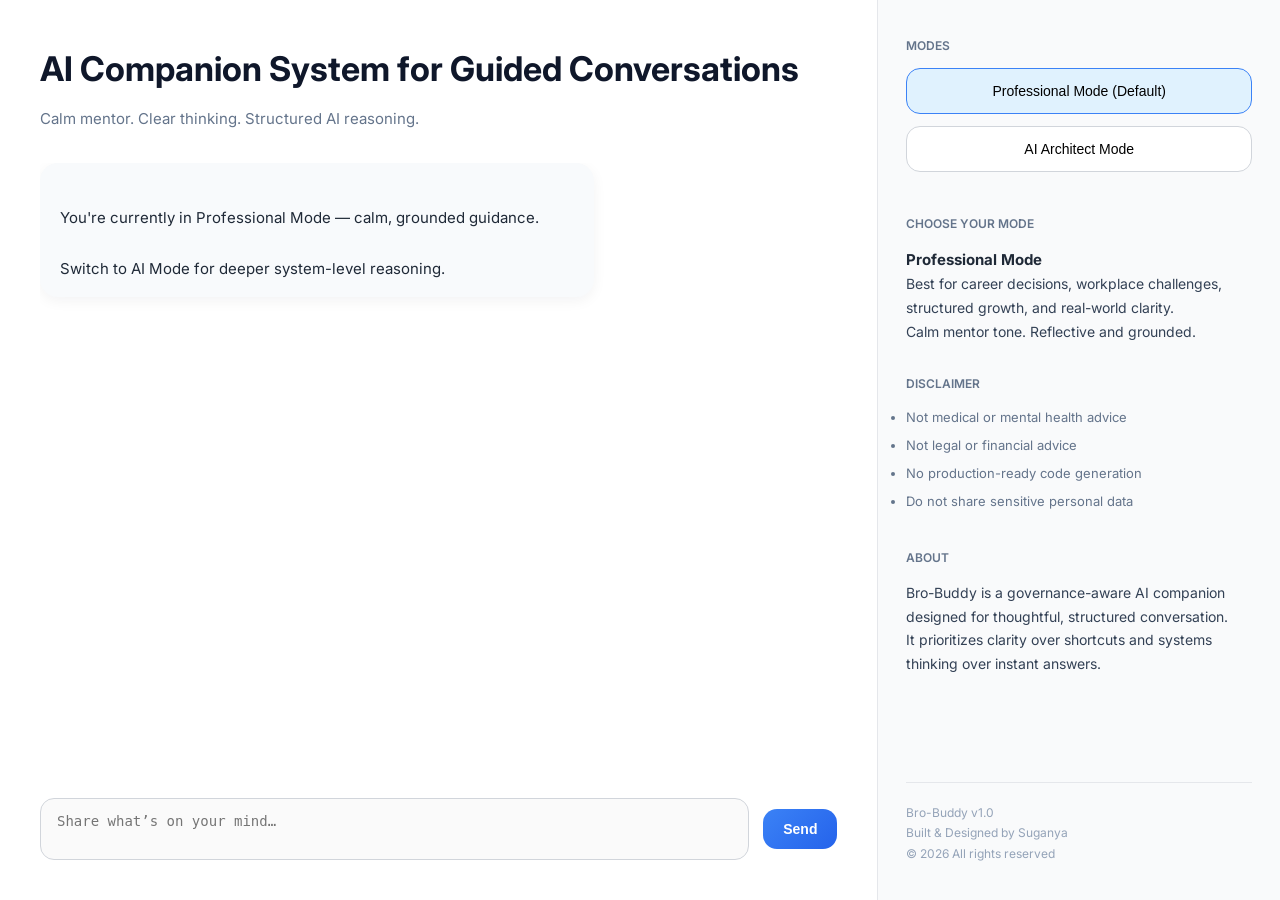
<file: index.html>
<!DOCTYPE html>
<html lang="en">

<head>
    <meta charset="UTF-8">
    <meta name="viewport" content="width=device-width, initial-scale=1.0">
    <title>AI Companion System for Guided Conversations</title>
    <link rel="stylesheet" href="style.css">
</head>

<body>

<div class="app-container">

    <!-- LEFT PANEL -->
    <main class="chat-section">

        <header class="chat-header">
            <h1>AI Companion System for Guided Conversations</h1>
            <p class="tagline">
                Calm mentor. Clear thinking. Structured AI reasoning.
            </p>
        </header>

        <section id="chat-window" class="chat-window">
            <div class="message bot-message">
                You're currently in Professional Mode — calm, grounded guidance.

                Switch to AI Mode for deeper system-level reasoning.
            </div>
        </section>

        <footer class="chat-input">
            <textarea
                id="user-input"
                placeholder="Share what’s on your mind…"
                rows="2"
            ></textarea>
            <button id="send-btn">Send</button>
        </footer>

    </main>

    <!-- RIGHT PANEL -->
    <aside class="side-panel">

        <section class="modes">
            <h2>Modes</h2>

            <button class="mode-btn active" data-mode="professional">
                Professional Mode (Default)
            </button>

            <button class="mode-btn" data-mode="ai">
                AI Architect Mode
            </button>
        </section>

        <section class="mode-description">
            <h2>Choose Your Mode</h2>

            <div id="mode-info-professional" class="mode-info">
                <strong>Professional Mode</strong>
                <p>
                    Best for career decisions, workplace challenges,
                    structured growth, and real-world clarity.
                </p>
                <p>
                    Calm mentor tone. Reflective and grounded.
                </p>
            </div>

            <div id="mode-info-ai" class="mode-info" style="display:none;">
                <strong>AI Architect Mode</strong>
                <p>
                    Best for AI systems, RAG design, evaluation metrics,
                    model architecture, and governance.
                </p>
                <p>
                    Systems-focused. Structured. No emotional mentoring tone.
                </p>
            </div>
        </section>

        <section class="disclaimer">
            <h2>Disclaimer</h2>
            <ul>
                <li>Not medical or mental health advice</li>
                <li>Not legal or financial advice</li>
                <li>No production-ready code generation</li>
                <li>Do not share sensitive personal data</li>
            </ul>
        </section>

        <section class="about">
            <h2>About</h2>
            <p>
                Bro-Buddy is a governance-aware AI companion designed
                for thoughtful, structured conversation.
            </p>
            <p>
                It prioritizes clarity over shortcuts and systems thinking
                over instant answers.
            </p>
        </section>

        <footer class="app-footer">
            <p>Bro-Buddy v1.0</p>
            <p>Built & Designed by Suganya</p>
            <p>© 2026 All rights reserved</p>
        </footer>

    </aside>

</div>

<script>

    const API_URL = "https://stpamnah50.execute-api.us-east-1.amazonaws.com/dev/chat";

    let selectedMode = "professional";

    const modeButtons = document.querySelectorAll(".mode-btn");
    const sendBtn = document.getElementById("send-btn");
    const inputBox = document.getElementById("user-input");
    const chatWindow = document.getElementById("chat-window");

    const professionalInfo = document.getElementById("mode-info-professional");
    const aiInfo = document.getElementById("mode-info-ai");


    // --------------------------------------------------
    // SESSION ID FOR MEMORY SUPPORT
    // --------------------------------------------------

    let sessionId = localStorage.getItem("brobuddy_session");

    if (!sessionId) {
        sessionId = crypto.randomUUID();
        localStorage.setItem("brobuddy_session", sessionId);
    }

    console.log("Bro-Buddy Session:", sessionId);


    function addMessage(content, className) {
        const msg = document.createElement("div");
        msg.className = "message " + className;
        msg.textContent = content;
        chatWindow.appendChild(msg);
        chatWindow.scrollTop = chatWindow.scrollHeight;
    }

    // Mode switching
    modeButtons.forEach(btn => {
        btn.addEventListener("click", () => {

            modeButtons.forEach(b => b.classList.remove("active"));
            btn.classList.add("active");

            selectedMode = btn.dataset.mode;

            if (selectedMode === "professional") {
                professionalInfo.style.display = "block";
                aiInfo.style.display = "none";
                addMessage("Switched to Professional Mode.", "bot-message");
            } else {
                professionalInfo.style.display = "none";
                aiInfo.style.display = "block";
                addMessage("Switched to AI Architect Mode.", "bot-message");
            }
        });
    });

    async function sendMessage() {
        const text = inputBox.value.trim();
        if (!text) return;

        addMessage(text, "user-message");
        inputBox.value = "";
        sendBtn.disabled = true;

        addMessage("Thinking…", "bot-message");

        try {
            const response = await fetch(API_URL, {
                method: "POST",
                headers: { "Content-Type": "application/json" },
                body: JSON.stringify({
                    query: text,
                    mode: selectedMode,
                    session_id: sessionId
                })
            });

            const data = await response.json();
            chatWindow.removeChild(chatWindow.lastChild);

            if (data.status === "error") {
                addMessage(data.message, "bot-message");
            } else {
                const answer = data.answer || "Unexpected response from server.";
                addMessage(answer, "bot-message");
            }

        } catch (err) {
            chatWindow.removeChild(chatWindow.lastChild);
            addMessage("Backend error. Please try again later.", "bot-message");
        } finally {
            sendBtn.disabled = false;
        }
    }

    sendBtn.addEventListener("click", sendMessage);

    inputBox.addEventListener("keydown", (e) => {
        if (e.key === "Enter" && !e.shiftKey) {
            e.preventDefault();
            sendMessage();
        }
    });

</script>

</body>
</html>
</file>
<file: style.css>
@import url('https://fonts.googleapis.com/css2?family=Inter:wght@400;500;600;700&display=swap');

* {
    box-sizing: border-box;
    margin: 0;
    padding: 0;
}

body {
    font-family: "Inter", -apple-system, BlinkMacSystemFont,
                 "Segoe UI", Roboto, Helvetica, Arial, sans-serif;
    background-color: #f4f7fb;
    color: #1f2937;
    line-height: 1.7;
    font-size: 15px;
}

.app-container {
    display: flex;
    height: 100vh;
}

/* LEFT PANEL */
.chat-section {
    flex: 3;
    display: flex;
    flex-direction: column;
    padding: 40px;
    background: #ffffff;
}

.chat-header h1 {
    font-size: 34px;
    font-weight: 700;
    margin-bottom: 8px;
    color: #0f172a;
}

.tagline {
    font-size: 15px;
    color: #64748b;
    margin-bottom: 32px;
}

.chat-window {
    flex: 1;
    overflow-y: auto;
    margin-bottom: 24px;
    padding-right: 6px;
}

.message {
    max-width: 70%;
    padding: 16px 20px;
    border-radius: 18px;
    margin-bottom: 18px;
    font-size: 15px;
    line-height: 1.7;
    white-space: pre-line;
    box-shadow: 0 4px 14px rgba(15, 23, 42, 0.05);
}

.user-message {
    background: linear-gradient(135deg, #dbeafe, #e0f2fe);
    align-self: flex-end;
}

.bot-message {
    background: #f8fafc;
    align-self: flex-start;
}

.chat-input {
    display: flex;
    gap: 14px;
    align-items: center;
}

.chat-input textarea {
    flex: 1;
    padding: 14px 16px;
    border-radius: 14px;
    border: 1px solid #d1d5db;
    font-size: 14px;
    resize: none;
    background-color: #fafafa;
}

.chat-input textarea:focus {
    outline: none;
    border-color: #3b82f6;
    box-shadow: 0 0 0 3px rgba(59, 130, 246, 0.15);
    background-color: #ffffff;
}

.chat-input button {
    padding: 12px 20px;
    border-radius: 14px;
    border: none;
    background: linear-gradient(135deg, #3b82f6, #2563eb);
    color: white;
    font-size: 14px;
    font-weight: 600;
    cursor: pointer;
}

.side-panel {
    flex: 1.3;
    background-color: #f9fafb;
    padding: 36px 28px;
    border-left: 1px solid #e5e7eb;
    display: flex;
    flex-direction: column;
}

.side-panel section {
    margin-bottom: 30px;
}

.side-panel h2 {
    font-size: 12px;
    font-weight: 600;
    text-transform: uppercase;
    margin-bottom: 12px;
    color: #64748b;
}

.mode-btn {
    width: 100%;
    padding: 14px;
    margin-bottom: 12px;
    border-radius: 14px;
    border: 1px solid #d1d5db;
    background: #ffffff;
    font-size: 14px;
    cursor: pointer;
}

.mode-btn.active {
    border-color: #3b82f6;
    background-color: #e0f2fe;
}

.about p,
.mode-description p {
    font-size: 14px;
    color: #334155;
    line-height: 1.7;
}

.disclaimer li {
    font-size: 13px;
    color: #64748b;
    margin-bottom: 6px;
}

.app-footer {
    margin-top: auto;
    padding-top: 20px;
    border-top: 1px solid #e5e7eb;
    font-size: 12px;
    color: #94a3b8;
}
</file>
